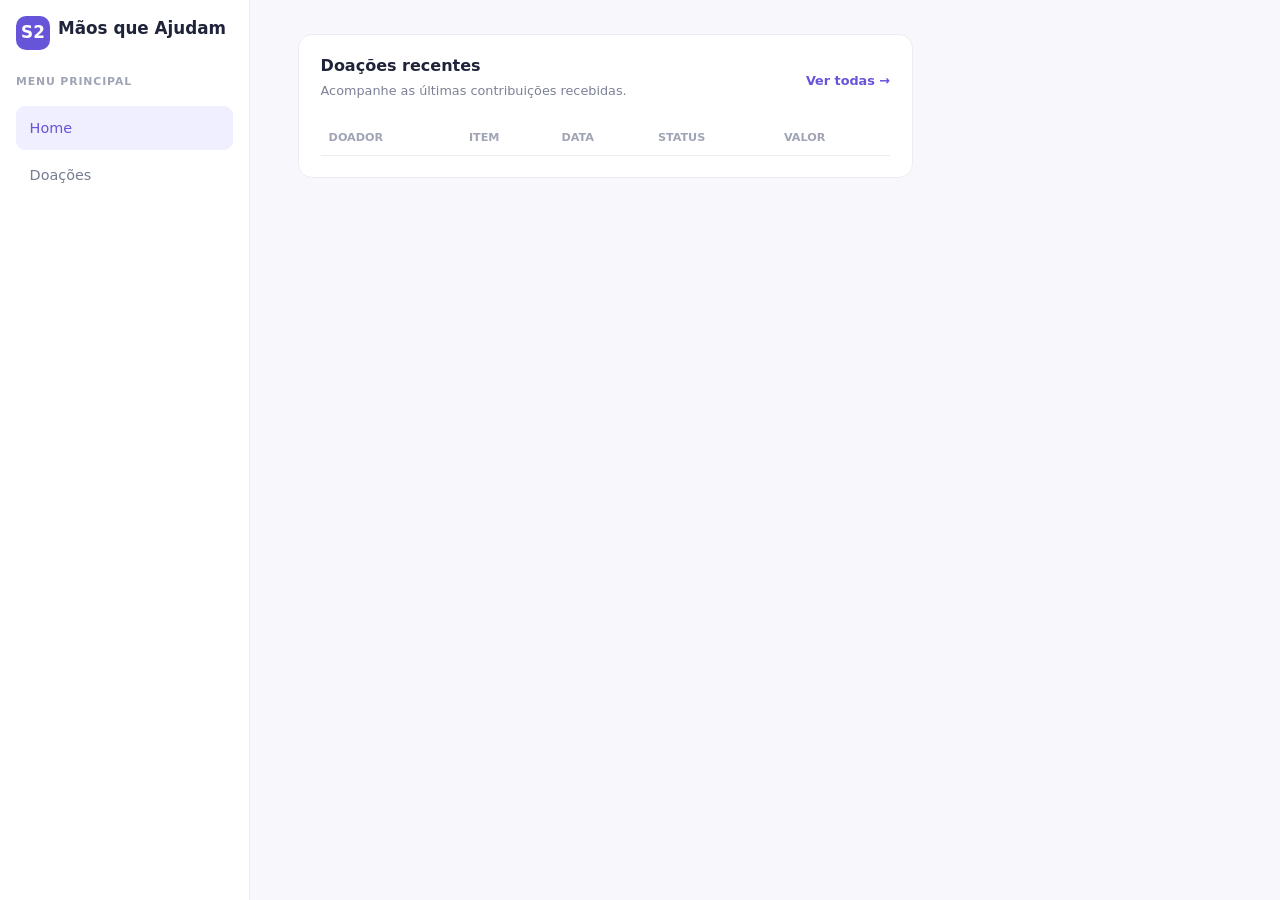
<file: index.html>
<!DOCTYPE html>
<html lang="pt-BR">
<head>
    <meta charset="UTF-8">
    <meta name="viewport" content="width=device-width, initial-scale=1.0">
    <title>Site Comunitário</title>
    <link href="https://cdn.jsdelivr.net/npm/bootstrap@5.3.8/dist/css/bootstrap.min.css" rel="stylesheet" integrity="sha384-sRIl4kxILFvY47J16cr9ZwB07vP4J8+LH7qKQnuqkuIAvNWLzeN8tE5YBujZqJLB" crossorigin="anonymous">
    <link href="src/css/style.css" rel="stylesheet">
</head>
<body>
    <div class="app-shell">
        <aside class="sidebar p-3">
            <a class="brand d-flex align-itens-center gap-2 mb-4" href="#">
                <span class="brand-mark">S2</span>
                <span>Mãos que Ajudam</span>
            </a>

            <p class="menu-label">Menu Principal</p>
            <nav class="nav flex-column gap-1" aria-label="Navegação principal">
              <a class="nav-link active" href="/index.html">Home</a>
              <a class="nav-link" href="/doacoes.html">Doações</a>
            </nav>
        </aside>
        <main class="main-content" id="inicio">
            <section class="content-area">
                <div class="row g-4">
                    <div class="col-xl-8" id="doacoes">
                      <section class="panel h-100">
                        <div class="panel-heading d-flex justify-content-between align-items-center gap-2">
                          <div>
                            <h2>Doações recentes</h2>
                            <p>Acompanhe as últimas contribuições recebidas.</p>
                          </div><a href="#doacoes">Ver todas →</a>
                        </div>
                        <div class="table-responsive">
                          <table class="table align-middle mb-0">
                            <thead>
                              <tr>
                                <th>Doador</th>
                                <th>Item</th>
                                <th>Data</th>
                                <th>Status</th>
                                <th>Valor</th>
                              </tr>
                            </thead>
                            <tbody id="donations-table"></tbody>
                          </table>
                        </div>
                      </section>
                    </div>
                    <!-- <div class="col-xl-4" id="necessidades">
                      <section class="panel h-100">
                        <div class="panel-heading">
                          <h2>Necessidades da ONG</h2>
                          <p>Itens que precisam de atenção.</p>
                        </div>
                        <div class="needs-list">
                          <div class="need-item"><span class="need-dot urgent"></span>
                            <div><strong>Cestas básicas</strong><small>Faltam 24 unidades</small></div><span
                              class="badge-soft red">Urgente</span>
                          </div>
                          <div class="need-item"><span class="need-dot"></span>
                            <div><strong>Material escolar</strong><small>Faltam 60 kits</small></div><span
                              class="badge-soft yellow">Atenção</span>
                          </div>
                          <div class="need-item"><span class="need-dot"></span>
                            <div><strong>Roupas infantis</strong><small>Faltam 35 peças</small></div><span
                              class="badge-soft green">Normal</span>
                          </div>
                        </div><button class="btn btn-outline-primary w-100 mt-3">Gerenciar necessidades</button>
                      </section>
                    </div> -->
                  </div>
            </section>
        </main>
    </div>

    <script src="https://cdn.jsdelivr.net/npm/bootstrap@5.3.8/dist/js/bootstrap.bundle.min.js" integrity="sha384-FKyoEForCGlyvwx9Hj09JcYn3nv7wiPVlz7YYwJrWVcXK/BmnVDxM+D2scQbITxI" crossorigin="anonymous"></script>
    <script type="module" src="src/app.js"></script>
</body>
</html>
</file>
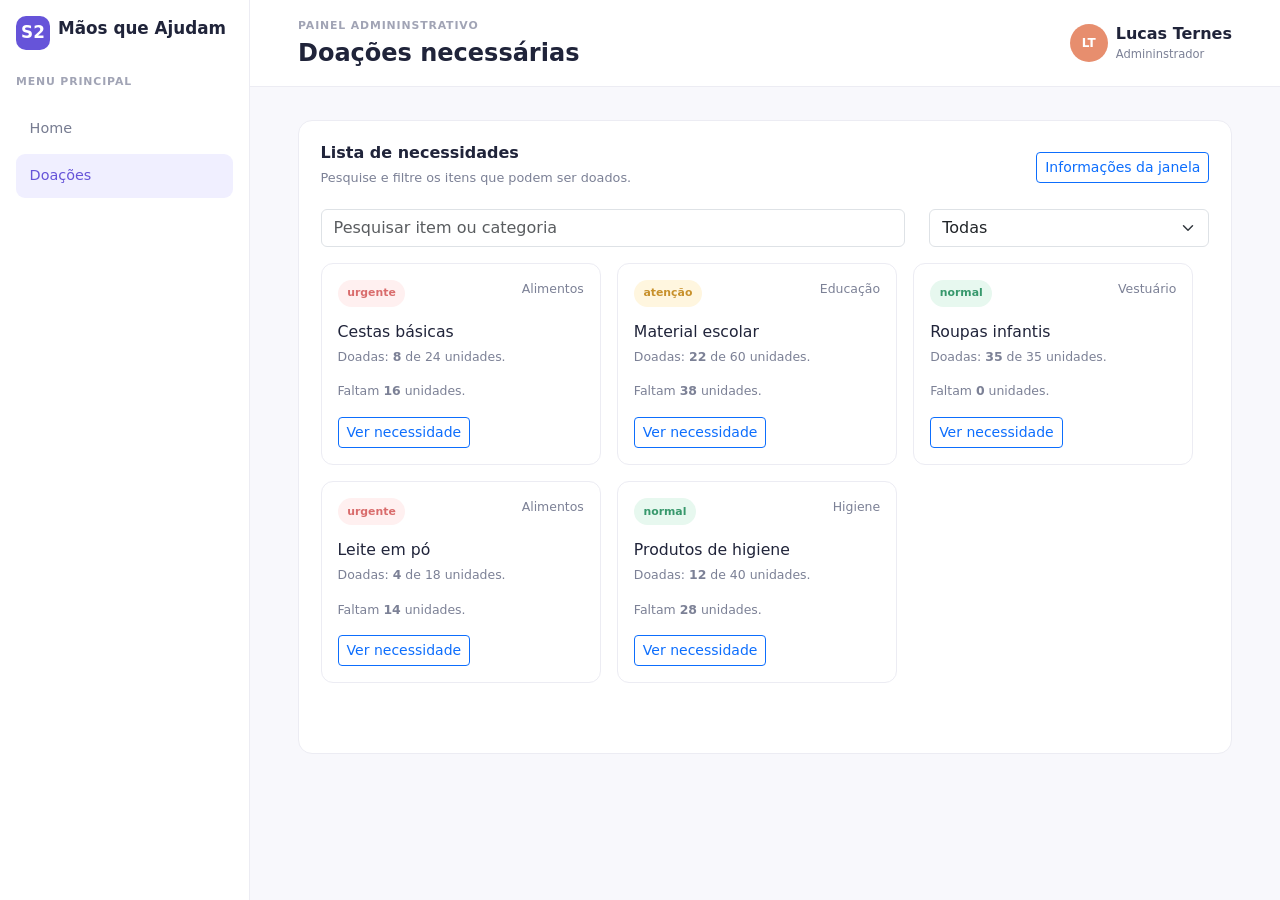
<file: doacoes.html>
<!DOCTYPE html>
<html lang="pt-BR">
<head>
    <meta charset="UTF-8">
    <meta name="viewport" content="width=device-width, initial-scale=1.0">
    <title>Site Comunitário</title>
    <link href="https://cdn.jsdelivr.net/npm/bootstrap@5.3.8/dist/css/bootstrap.min.css" rel="stylesheet" integrity="sha384-sRIl4kxILFvY47J16cr9ZwB07vP4J8+LH7qKQnuqkuIAvNWLzeN8tE5YBujZqJLB" crossorigin="anonymous">
    <link href="src/css/style.css" rel="stylesheet">
</head>
<body>
    <div class="app-shell">
        <aside class="sidebar p-3">
            <a class="brand d-flex align-itens-center gap-2 mb-4" href="#">
                <span class="brand-mark">S2</span>
                <span>Mãos que Ajudam</span>
            </a>

            <p class="menu-label">Menu Principal</p>
            <nav class="nav flex-column gap-1" aria-label="Navegação principal">
              <a class="nav-link" href="/index.html">Home</a>
              <a class="nav-link active" href="/doacoes.html">Doações</a>
            </nav>
        </aside>
        <main class="main-content" id="inicio">
            <header class="topbar d-flex justify-content-between align-items-center gap-3">
                <div>
                    <p class="eyebrow mb-1">Painel Admininstrativo</p>
                    <h1 class="h4 mb-0">Doações necessárias</h1>
                </div>
                <div class="d-flex align-items-center gap-3">
                    <!--<button class="icon-button" type="button">*</button>-->
                    <div class="user-profile d-flex align-items-center gap-2">
                        <span class="avatar">LT</span>
                        <div class="d-none d-sm-block">
                            <strong>Lucas Ternes</strong>
                            <small>Admininstrador</small>
                        </div>
                    </div>
                </div>
            </header>
            <section class="content-area">
                <section class="panel mb-4">
                    <div class="panel-heading d-flex justify-content-between align-items-center gap-2">
                        <div>
                            <h2>Lista de necessidades</h2>
                            <p>Pesquise e filtre os itens que podem ser doados.</p>
                        </div>
                        <button class="btn btn-outline-primary btn-sm" id="show-window">Informações da janela</button>
                    </div>
                    <div class="row">
                        <div class="col">
                            <label class="visually-hidden" for="search">Pesquisar</label>
                            <input class="form-control" placeholder="Pesquisar item ou categoria" id="search"/>
                        </div>
                        <div class="col-md-4">
                            <select class="form-select">
                                <option value="todas">Todas</option>
                                <option value="urgente">Urgente</option>
                                <option value="atencao">Atenção</option>
                                <option value="normal">Normal</option>
                            </select>
                        </div>
                    </div>
                    <div class="row g-3 mb-4" id="donation-content">
                    </div>
                </section>
            </section>
        </main>
    </div>

    <script src="https://cdn.jsdelivr.net/npm/bootstrap@5.3.8/dist/js/bootstrap.bundle.min.js" integrity="sha384-FKyoEForCGlyvwx9Hj09JcYn3nv7wiPVlz7YYwJrWVcXK/BmnVDxM+D2scQbITxI" crossorigin="anonymous"></script>
    <script type="module" src="src/app.js"></script>
</body>
</html>
</file>
<file: src/css/style.css>
:root {
    --ink: #20243a;
    --muted: #7c8196;
    --line: #ececf3;
    --primary: #6654d9;
    --bg: #f8f8fc;
}

* {
    box-sizing: border-box;
}

body {
    margin: 0;
    color: var(--ink);
    background: var(--bg);
    font-family: Inter, ui-sans-serif, system-ui, -apple-system, BlinkMacSystemFont, "Segoe UI", sans-serif;
}

.app-shell {
    display: flex;
    min-height: 100vh;
}

.sidebar {
    width: 250px;
    background: #fff;
    border-right: 1px solid var(--line);
    display: flex;
    flex-direction: column;
    flex-shrink: 0;
}

.brand {
    color: var(--ink);
    font-weight: 750;
    font-size: 1.05rem;
    text-decoration: none;
}

.brand-mark {
    display: grid;
    place-items: center;
    width: 34px;
    height: 34px;
    color: #fff;
    background: var(--primary);
    border-radius: 10px;
}

.menu-label,
.eyebrow {
    color: #a1a4b5;
    text-transform: uppercase;
    font-size: .68rem;
    font-weight: 700;
    letter-spacing: .08em;
}

.nav-link {
    color: #777c91;
    border-radius: 9px;
    padding: .7rem .85rem;
    font-size: .9rem;
}

.nav-link:hover,
.nav-link.active {
    color: var(--primary);
    background: #f0efff;
}

.nav-link span {
    margin-left: .55rem;
}

.sidebar-footer {
    margin-top: auto;
}

.main-content {
    flex: 1;
    min-width: 0;
}

.topbar {
    padding: 1.15rem 3rem;
    background: #fff;
    border-bottom: 1px solid var(--line);
}

.topbar h1 {
    font-weight: 750;
}

.icon-button {
    border: 0;
    background: transparent;
    color: var(--muted);
    font-size: 1.4rem;
}

.user-profile small {
    display: block;
    color: var(--muted);
    font-size: .72rem;
}

.avatar {
    display: grid;
    place-items: center;
    width: 38px;
    height: 38px;
    border-radius: 50%;
    color: #fff;
    background-color: #e78e6e;
    font-size: .75rem;
    font-weight: 700;
}

.content-area {
    max-width: 1400px;
    padding: 2.1rem 3rem;
    margin: auto;
}

.welcome h2 {
    font-weight: 750;
}

.btn-primary {
    --bs-btn-bg: var(--primary);
    --bs-btn-border-color: var(--primary);
    --bs-btn-hover-bg: #5544c6;
    --bs-btn-hover-border-color: #5544c6;
}

.stat-card,
.panel {
    background: #fff;
    border: 1px solid var(--line);
    border-radius: 14px;
}

.stat-card {
    padding: 1.2rem;
    height: 100%;
}

.stat-icon {
    display: grid;
    place-items: center;
    width: 38px;
    height: 38px;
    border-radius: 10px;
    margin-bottom: 1rem;
    font-size: 1.15rem;
}

.need-card {
    height: 100%;
    padding: 1rem;
    border: 1px solid var(--line);
    border-radius: 12px;
}

.need-card h3 {
    margin: 1rem 0 .35rem;
    font-size: .98rem;
}

.need-card p,
.need-card small {
    color: var(--muted);
    font-size: .78rem;
}

.purple {
    color: #6553d7;
    background: #efedff;
}

.orange {
    color: #df8b3d;
    background: #fff2e4;
}

.green {
    color: #42a477;
    background: #e7f8ef;
}

.blue {
    color: #4f8dd8;
    background: #e9f3ff;
}

.stat-card p,
.panel-heading p {
    color: var(--muted);
    font-size: .8rem;
    margin: 0 0 .35rem;
}

.stat-card strong {
    display: block;
    font-size: 1.55rem;
    margin-bottom: .45rem;
}

.stat-card small,
.positive,
.warning {
    font-size: .74rem;
}

.positive {
    color: #35a675;
}

.warning {
    color: #e09a38;
}

.panel {
    padding: 1.35rem;
}

.panel-heading {
    margin-bottom: 1rem;
}

.panel-heading h2 {
    font-size: 1rem;
    font-weight: 750;
    margin: 0 0 .35rem;
}

.panel-heading a {
    color: var(--primary);
    text-decoration: none;
    font-size: .8rem;
    font-weight: 650;
}

.table {
    --bs-table-border-color: var(--line);
    font-size: .82rem;
}

.table th {
    color: #a1a4b5;
    font-size: .7rem;
    font-weight: 700;
    text-transform: uppercase;
}

.table td {
    color: #5f6479;
}

.table td strong {
    color: var(--ink);
    display: block;
}

.table td small,
.need-item small,
.volunteer-row small {
    display: block;
    color: var(--muted);
    font-size: .74rem;
}

.badge-soft {
    border-radius: 99px;
    padding: .35rem .6rem;
    font-size: .68rem;
    font-weight: 700;
}

.badge-soft.green {
    background: #e7f8ef;
    color: #37986c;
}

.badge-soft.red {
    background: #fff0f0;
    color: #d96c6c;
}

.badge-soft.yellow {
    background: #fff6df;
    color: #c8912c;
}

.badge-soft.blue {
    background: #e9f3ff;
    color: #4f8dd8;
}

.need-item {
    display: flex;
    align-items: center;
    gap: .7rem;
    padding: .85rem 0;
    border-bottom: 1px solid var(--line);
}

.need-item:last-child {
    border-bottom: 0;
}

.need-item div {
    flex: 1;
}

.need-item strong {
    display: block;
    font-size: .83rem;
}

.need-dot {
    width: 9px;
    height: 9px;
    background: #efb64f;
    border-radius: 50%;
}

.need-dot.urgent {
    background: #e56e70;
}

.volunteer-row {
    display: flex;
    align-items: center;
    gap: 1rem;
}

.volunteer-avatars {
    display: flex;
    padding-left: 8px;
}

.volunteer-avatars span {
    display: grid;
    place-items: center;
    width: 34px;
    height: 34px;
    margin-left: -8px;
    border: 2px solid #fff;
    border-radius: 50%;
    color: #fff;
    background: #8d78d9;
    font-size: .65rem;
    font-weight: 700;
}

.volunteer-avatars span:nth-child(2) {
    background: #e79a78;
}

.volunteer-avatars span:nth-child(3) {
    background: #70b796;
}

.volunteer-avatars span:nth-child(4) {
    background: #e5e5ee;
    color: #6e7186;
}

@media (max-width: 767px) {
    .sidebar {
        width: 68px;
        padding: .75rem !important;
        align-items: center;
    }

    .brand {
        font-size: 0;
    }

    .brand-mark {
        font-size: 1rem;
    }

    .menu-label,
    .nav-link span {
        display: none;
    }

    .nav-link {
        padding: .75rem;
        font-size: 1.1rem;
    }

    .topbar,
    .content-area {
        padding-left: 1rem;
        padding-right: 1rem;
    }

    .welcome {
        align-items: flex-start !important;
        flex-direction: column;
    }

    .volunteer-row {
        align-items: flex-start;
        flex-wrap: wrap;
    }

    .volunteer-row .ms-auto {
        margin-left: 0 !important;
    }
}
</file>
